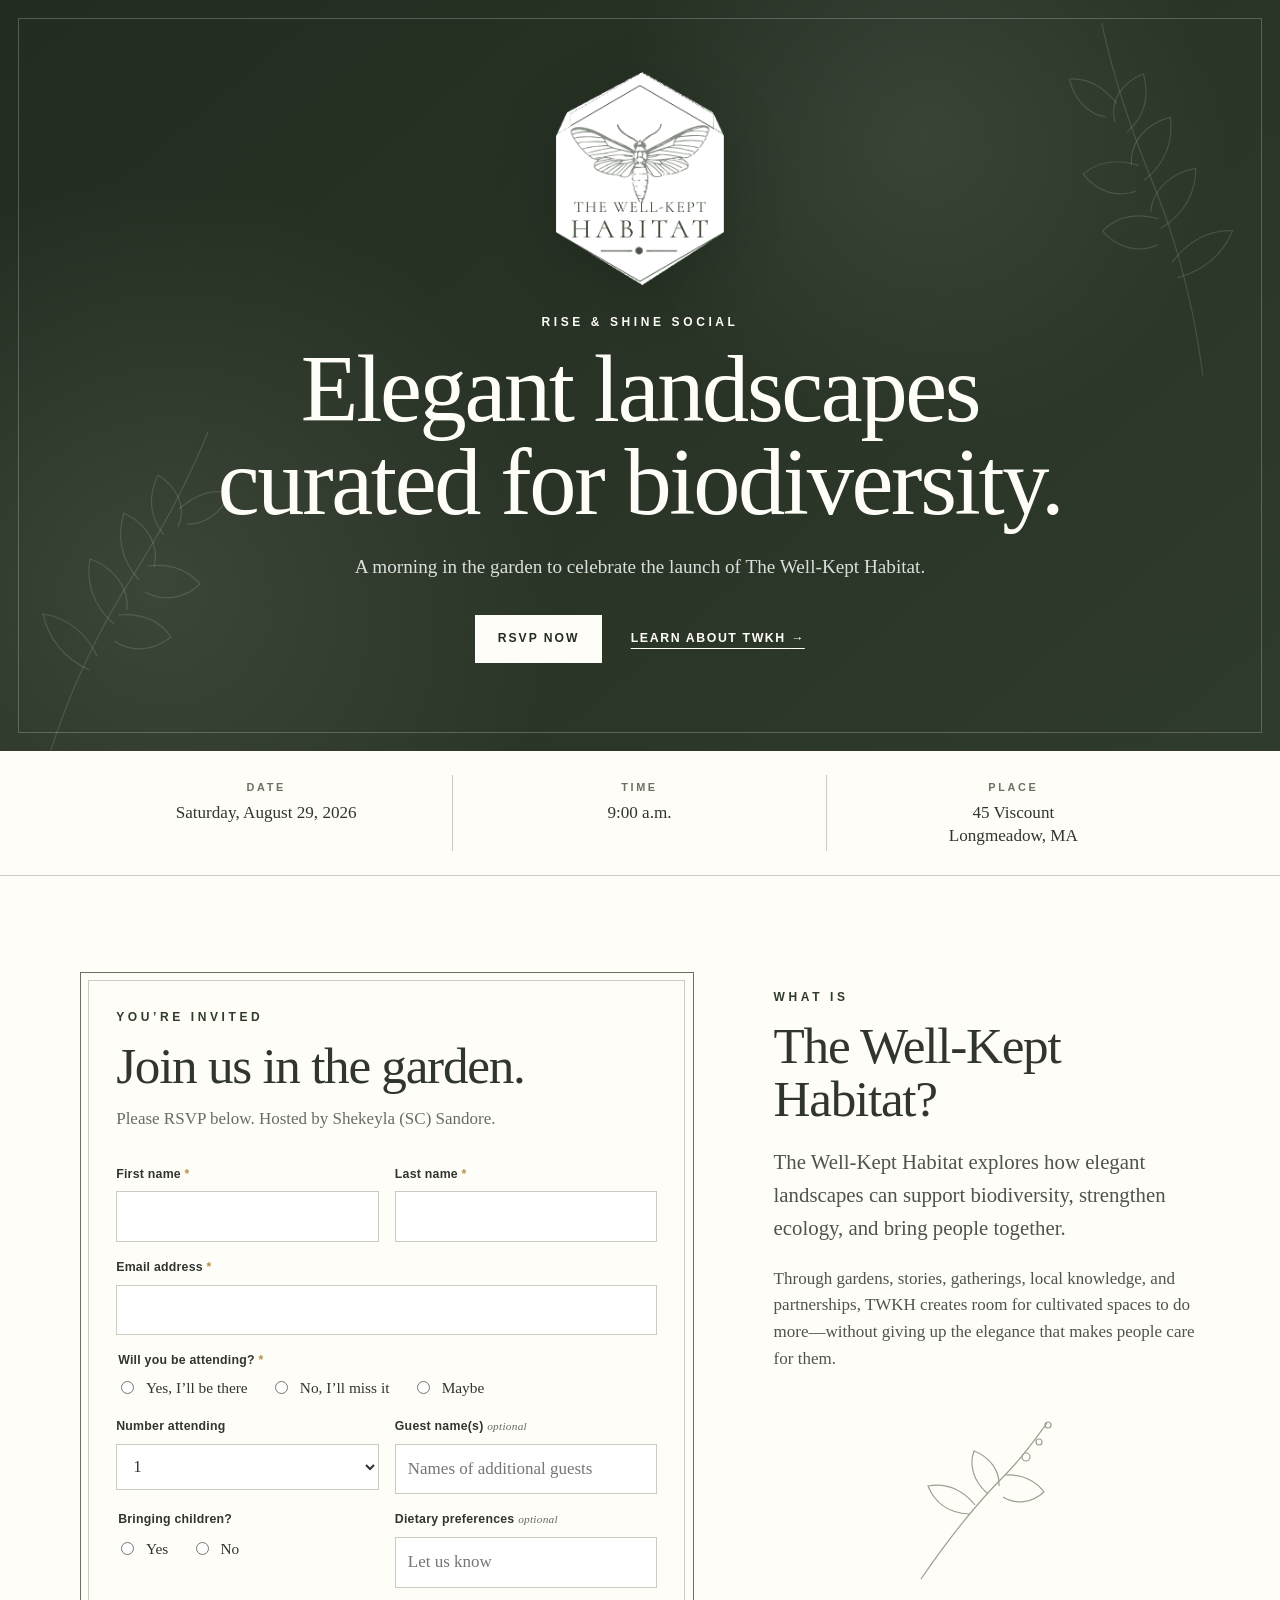
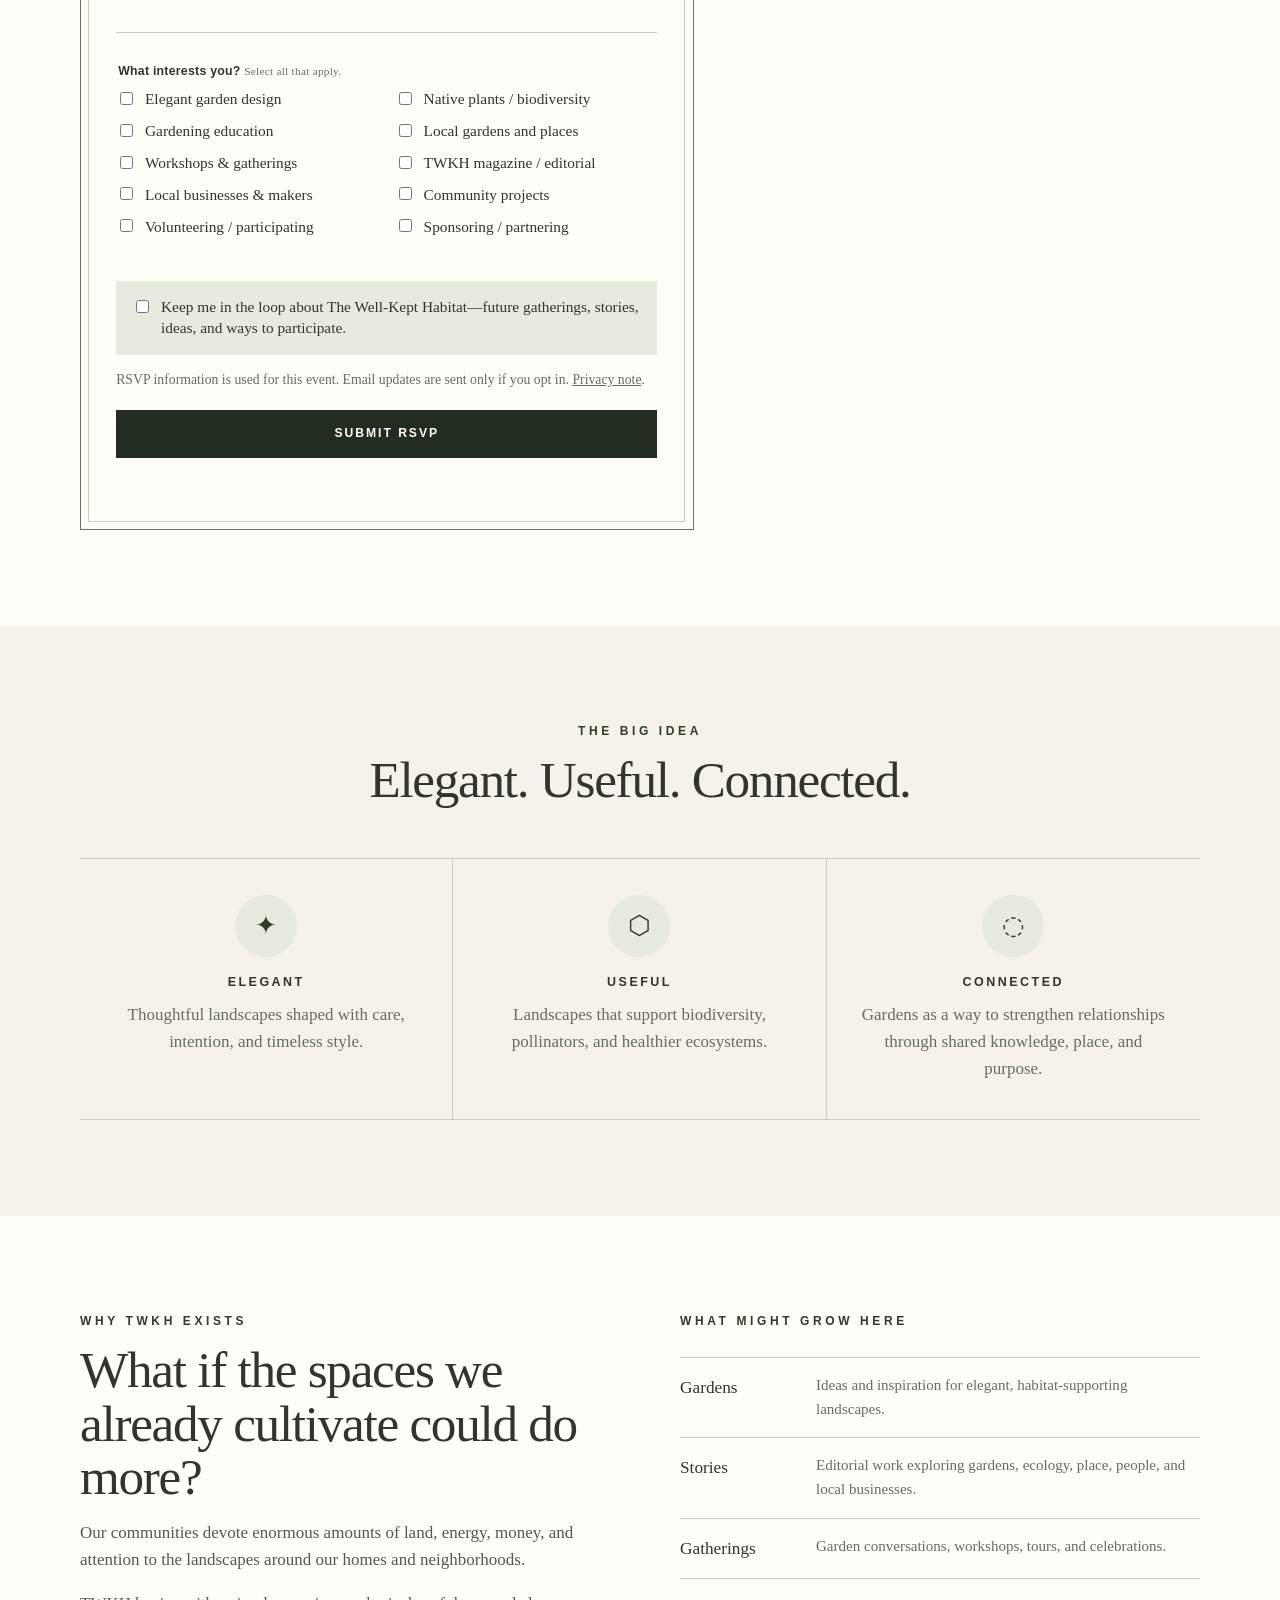
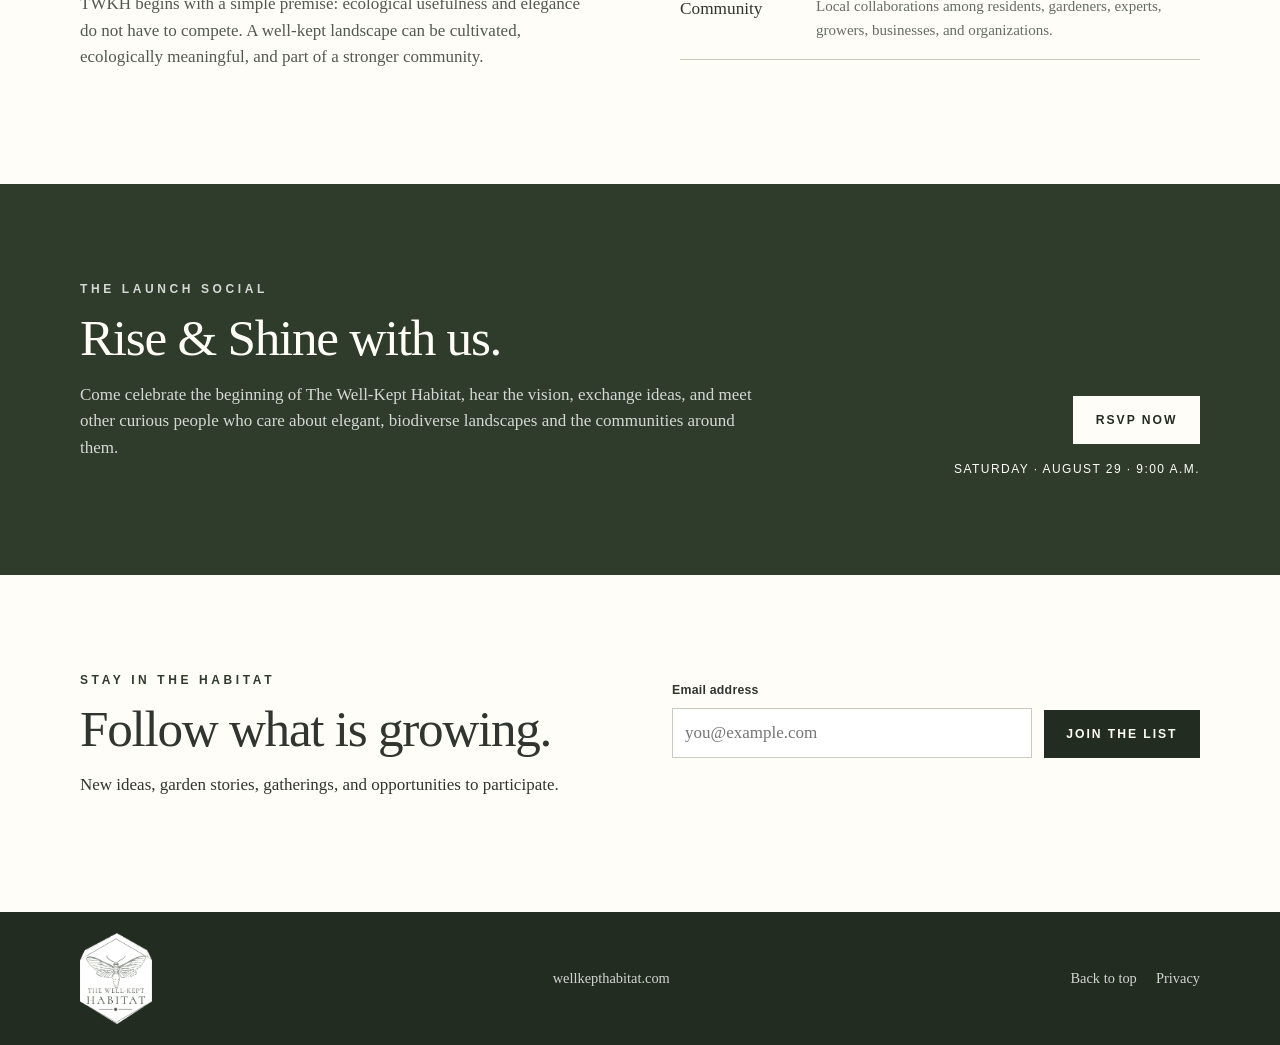
<file: index.html>
<!doctype html>
<html lang="en">
<head>
  <meta charset="utf-8">
  <meta name="viewport" content="width=device-width, initial-scale=1">
  <meta name="theme-color" content="#2f3b2b">
  <meta name="robots" content="noindex, nofollow">
  <title>Rise & Shine Social | The Well-Kept Habitat</title>
  <meta name="description" content="RSVP for The Well-Kept Habitat's Rise & Shine Social on Saturday, August 29, 2026.">
  <link rel="icon" type="image/png" href="assets/twkh-logo-dark.png">
  <link rel="stylesheet" href="styles.css">
</head>
<body>
  <a class="skip-link" href="#rsvp">Skip to RSVP</a>

  <header class="hero" id="top">
    <div class="hero-geometry" aria-hidden="true"></div>
    <svg class="hero-sprig hero-sprig-left" viewBox="0 0 220 360" aria-hidden="true">
      <path d="M28 346 C48 282 75 221 112 163 C142 115 166 72 189 16"/>
      <path d="M70 254 C43 241 29 220 24 198 C48 201 68 218 78 240"/>
      <path d="M95 208 C73 189 67 165 71 143 C94 151 110 171 108 194"/>
      <path d="M120 164 C101 143 98 119 105 97 C128 108 141 129 135 151"/>
      <path d="M145 119 C129 99 130 78 139 59 C158 71 168 91 159 111"/>
      <path d="M160 93 C177 78 195 73 211 77 C203 96 186 109 168 108"/>
      <path d="M128 150 C151 147 169 154 181 168 C165 183 144 186 126 176"/>
      <path d="M99 199 C123 197 141 205 152 221 C134 235 113 237 95 225"/>
    </svg>
    <svg class="hero-sprig hero-sprig-right" viewBox="0 0 220 360" aria-hidden="true">
      <path d="M28 346 C48 282 75 221 112 163 C142 115 166 72 189 16"/>
      <path d="M70 254 C43 241 29 220 24 198 C48 201 68 218 78 240"/>
      <path d="M95 208 C73 189 67 165 71 143 C94 151 110 171 108 194"/>
      <path d="M120 164 C101 143 98 119 105 97 C128 108 141 129 135 151"/>
      <path d="M145 119 C129 99 130 78 139 59 C158 71 168 91 159 111"/>
      <path d="M160 93 C177 78 195 73 211 77 C203 96 186 109 168 108"/>
      <path d="M128 150 C151 147 169 154 181 168 C165 183 144 186 126 176"/>
      <path d="M99 199 C123 197 141 205 152 221 C134 235 113 237 95 225"/>
    </svg>

    <div class="wrap hero-inner">
      <img class="hero-logo" src="assets/twkh-logo-light.png" alt="The Well-Kept Habitat">
      <p class="eyebrow">Rise &amp; Shine Social</p>
      <h1>Elegant landscapes<br>curated for biodiversity.</h1>
      <p class="hero-copy">A morning in the garden to celebrate the launch of The Well-Kept Habitat.</p>
      <div class="hero-actions">
        <a class="button button-light" href="#rsvp">RSVP now</a>
        <a class="text-link text-link-light" href="#about">Learn about TWKH <span aria-hidden="true">→</span></a>
      </div>
    </div>
  </header>

  <section class="event-bar" aria-label="Launch social details">
    <div class="wrap event-grid">
      <div class="event-detail">
        <span class="event-label">Date</span>
        <strong>Saturday, August 29, 2026</strong>
      </div>
      <div class="event-detail">
        <span class="event-label">Time</span>
        <strong>9:00 a.m.</strong>
      </div>
      <div class="event-detail">
        <span class="event-label">Place</span>
        <strong>45 Viscount<br>Longmeadow, MA</strong>
      </div>
    </div>
  </section>

  <main>
    <section class="section section-paper" id="rsvp">
      <div class="wrap intro-grid">
        <div class="framed-form">
          <div class="section-heading">
            <p class="eyebrow ink">You’re invited</p>
            <h2>Join us in the garden.</h2>
            <p>Please RSVP below. Hosted by Shekeyla (SC) Sandore.</p>
          </div>

          <form id="rsvp-form" novalidate>
            <div class="honeypot" aria-hidden="true">
              <label>Website <input type="text" name="website" tabindex="-1" autocomplete="off"></label>
            </div>

            <div class="field-grid two">
              <label class="field">
                <span>First name <b aria-hidden="true">*</b></span>
                <input name="firstName" autocomplete="given-name" maxlength="60" required>
              </label>
              <label class="field">
                <span>Last name <b aria-hidden="true">*</b></span>
                <input name="lastName" autocomplete="family-name" maxlength="60" required>
              </label>
            </div>

            <label class="field">
              <span>Email address <b aria-hidden="true">*</b></span>
              <input type="email" name="email" autocomplete="email" maxlength="160" required>
            </label>

            <fieldset class="fieldset">
              <legend>Will you be attending? <b aria-hidden="true">*</b></legend>
              <div class="choice-row">
                <label class="choice"><input type="radio" name="attending" value="yes" required> <span>Yes, I’ll be there</span></label>
                <label class="choice"><input type="radio" name="attending" value="no"> <span>No, I’ll miss it</span></label>
                <label class="choice"><input type="radio" name="attending" value="maybe"> <span>Maybe</span></label>
              </div>
            </fieldset>

            <div id="guest-details">
              <div class="field-grid two">
                <label class="field">
                  <span>Number attending</span>
                  <select name="partySize">
                    <option value="1">1</option>
                    <option value="2">2</option>
                    <option value="3">3</option>
                    <option value="4">4</option>
                    <option value="5">5</option>
                    <option value="6">6</option>
                    <option value="7">7</option>
                    <option value="8">8</option>
                  </select>
                </label>
                <label class="field">
                  <span>Guest name(s) <em>optional</em></span>
                  <input name="guestNames" maxlength="240" placeholder="Names of additional guests">
                </label>
              </div>

              <div class="field-grid two">
                <fieldset class="fieldset compact">
                  <legend>Bringing children?</legend>
                  <div class="choice-row compact-row">
                    <label class="choice"><input type="radio" name="children" value="yes"> <span>Yes</span></label>
                    <label class="choice"><input type="radio" name="children" value="no"> <span>No</span></label>
                  </div>
                </fieldset>
                <label class="field">
                  <span>Dietary preferences <em>optional</em></span>
                  <input name="dietaryNotes" maxlength="240" placeholder="Let us know">
                </label>
              </div>
            </div>

            <div class="form-divider"></div>

            <fieldset class="fieldset interests-fieldset">
              <legend>What interests you? <span class="legend-note">Select all that apply.</span></legend>
              <div class="interest-grid">
                <label class="choice"><input type="checkbox" name="interests" value="Elegant garden design"> <span>Elegant garden design</span></label>
                <label class="choice"><input type="checkbox" name="interests" value="Native plants / biodiversity"> <span>Native plants / biodiversity</span></label>
                <label class="choice"><input type="checkbox" name="interests" value="Gardening education"> <span>Gardening education</span></label>
                <label class="choice"><input type="checkbox" name="interests" value="Local gardens and places"> <span>Local gardens and places</span></label>
                <label class="choice"><input type="checkbox" name="interests" value="Workshops and gatherings"> <span>Workshops &amp; gatherings</span></label>
                <label class="choice"><input type="checkbox" name="interests" value="TWKH magazine / editorial"> <span>TWKH magazine / editorial</span></label>
                <label class="choice"><input type="checkbox" name="interests" value="Local businesses and makers"> <span>Local businesses &amp; makers</span></label>
                <label class="choice"><input type="checkbox" name="interests" value="Community projects"> <span>Community projects</span></label>
                <label class="choice"><input type="checkbox" name="interests" value="Volunteering / participating"> <span>Volunteering / participating</span></label>
                <label class="choice"><input type="checkbox" name="interests" value="Sponsoring / partnering"> <span>Sponsoring / partnering</span></label>
              </div>
            </fieldset>

            <label class="choice consent-choice">
              <input type="checkbox" name="emailOptIn" value="yes">
              <span>Keep me in the loop about The Well-Kept Habitat—future gatherings, stories, ideas, and ways to participate.</span>
            </label>

            <p class="privacy-note">RSVP information is used for this event. Email updates are sent only if you opt in. <a href="privacy.html">Privacy note</a>.</p>

            <button class="button button-dark submit-button" type="submit">Submit RSVP</button>
            <p class="form-status" id="rsvp-status" role="status" aria-live="polite"></p>
          </form>
        </div>

        <aside class="about-panel" id="about">
          <p class="eyebrow ink">What is</p>
          <h2>The Well-Kept Habitat?</h2>
          <p class="lead">The Well-Kept Habitat explores how elegant landscapes can support biodiversity, strengthen ecology, and bring people together.</p>
          <p>Through gardens, stories, gatherings, local knowledge, and partnerships, TWKH creates room for cultivated spaces to do more—without giving up the elegance that makes people care for them.</p>
          <div class="botanical-mark" aria-hidden="true">
            <svg viewBox="0 0 180 180">
              <path d="M24 166 C52 125 77 93 108 62 C126 44 139 25 150 10"/>
              <path d="M72 101 C50 100 37 88 31 73 C50 69 67 78 78 92"/>
              <path d="M91 81 C76 68 72 52 77 38 C93 44 103 58 102 73"/>
              <path d="M108 62 C125 61 139 68 147 79 C135 90 119 92 106 84"/>
              <circle cx="129" cy="44" r="4"/>
              <circle cx="142" cy="29" r="3"/>
              <circle cx="151" cy="12" r="3"/>
            </svg>
          </div>
        </aside>
      </div>
    </section>

    <section class="section big-idea">
      <div class="wrap">
        <div class="section-heading centered">
          <p class="eyebrow ink">The big idea</p>
          <h2>Elegant. Useful. Connected.</h2>
        </div>
        <div class="pillar-grid">
          <article class="pillar">
            <div class="pillar-icon botanical-icon" aria-hidden="true">✦</div>
            <h3>Elegant</h3>
            <p>Thoughtful landscapes shaped with care, intention, and timeless style.</p>
          </article>
          <article class="pillar">
            <div class="pillar-icon" aria-hidden="true">⬡</div>
            <h3>Useful</h3>
            <p>Landscapes that support biodiversity, pollinators, and healthier ecosystems.</p>
          </article>
          <article class="pillar">
            <div class="pillar-icon people-icon" aria-hidden="true">◌</div>
            <h3>Connected</h3>
            <p>Gardens as a way to strengthen relationships through shared knowledge, place, and purpose.</p>
          </article>
        </div>
      </div>
    </section>

    <section class="section section-paper">
      <div class="wrap story-grid">
        <article>
          <p class="eyebrow ink">Why TWKH exists</p>
          <h2>What if the spaces we already cultivate could do more?</h2>
          <p>Our communities devote enormous amounts of land, energy, money, and attention to the landscapes around our homes and neighborhoods.</p>
          <p>TWKH begins with a simple premise: ecological usefulness and elegance do not have to compete. A well-kept landscape can be cultivated, ecologically meaningful, and part of a stronger community.</p>
        </article>

        <article class="grow-panel">
          <p class="eyebrow ink">What might grow here</p>
          <div class="grow-list">
            <div><strong>Gardens</strong><span>Ideas and inspiration for elegant, habitat-supporting landscapes.</span></div>
            <div><strong>Stories</strong><span>Editorial work exploring gardens, ecology, place, people, and local businesses.</span></div>
            <div><strong>Gatherings</strong><span>Garden conversations, workshops, tours, and celebrations.</span></div>
            <div><strong>Community</strong><span>Local collaborations among residents, gardeners, experts, growers, businesses, and organizations.</span></div>
          </div>
        </article>
      </div>
    </section>

    <section class="section launch-band">
      <div class="wrap launch-band-grid">
        <div>
          <p class="eyebrow">The launch social</p>
          <h2>Rise &amp; Shine with us.</h2>
          <p>Come celebrate the beginning of The Well-Kept Habitat, hear the vision, exchange ideas, and meet other curious people who care about elegant, biodiverse landscapes and the communities around them.</p>
        </div>
        <div class="launch-actions">
          <a class="button button-light" href="#rsvp">RSVP now</a>
          <span>Saturday · August 29 · 9:00 a.m.</span>
        </div>
      </div>
    </section>

    <section class="section section-paper signup-section">
      <div class="wrap signup-grid">
        <div>
          <p class="eyebrow ink">Stay in the habitat</p>
          <h2>Follow what is growing.</h2>
          <p>New ideas, garden stories, gatherings, and opportunities to participate.</p>
        </div>
        <form id="subscribe-form" class="subscribe-form" novalidate>
          <div class="honeypot" aria-hidden="true">
            <label>Company <input type="text" name="company" tabindex="-1" autocomplete="off"></label>
          </div>
          <label class="field">
            <span>Email address</span>
            <input type="email" name="email" autocomplete="email" maxlength="160" required placeholder="you@example.com">
          </label>
          <button class="button button-dark" type="submit">Join the list</button>
          <p class="form-status" id="subscribe-status" role="status" aria-live="polite"></p>
        </form>
      </div>
    </section>
  </main>

  <footer class="footer">
    <div class="wrap footer-inner">
      <img src="assets/twkh-logo-light.png" alt="" aria-hidden="true">
      <span>wellkepthabitat.com</span>
      <div class="footer-links">
        <a href="#top">Back to top</a>
        <a href="privacy.html">Privacy</a>
      </div>
    </div>
  </footer>

  <a class="mobile-rsvp" href="#rsvp">RSVP</a>
  <script src="script.js" defer></script>
</body>
</html>
</file>
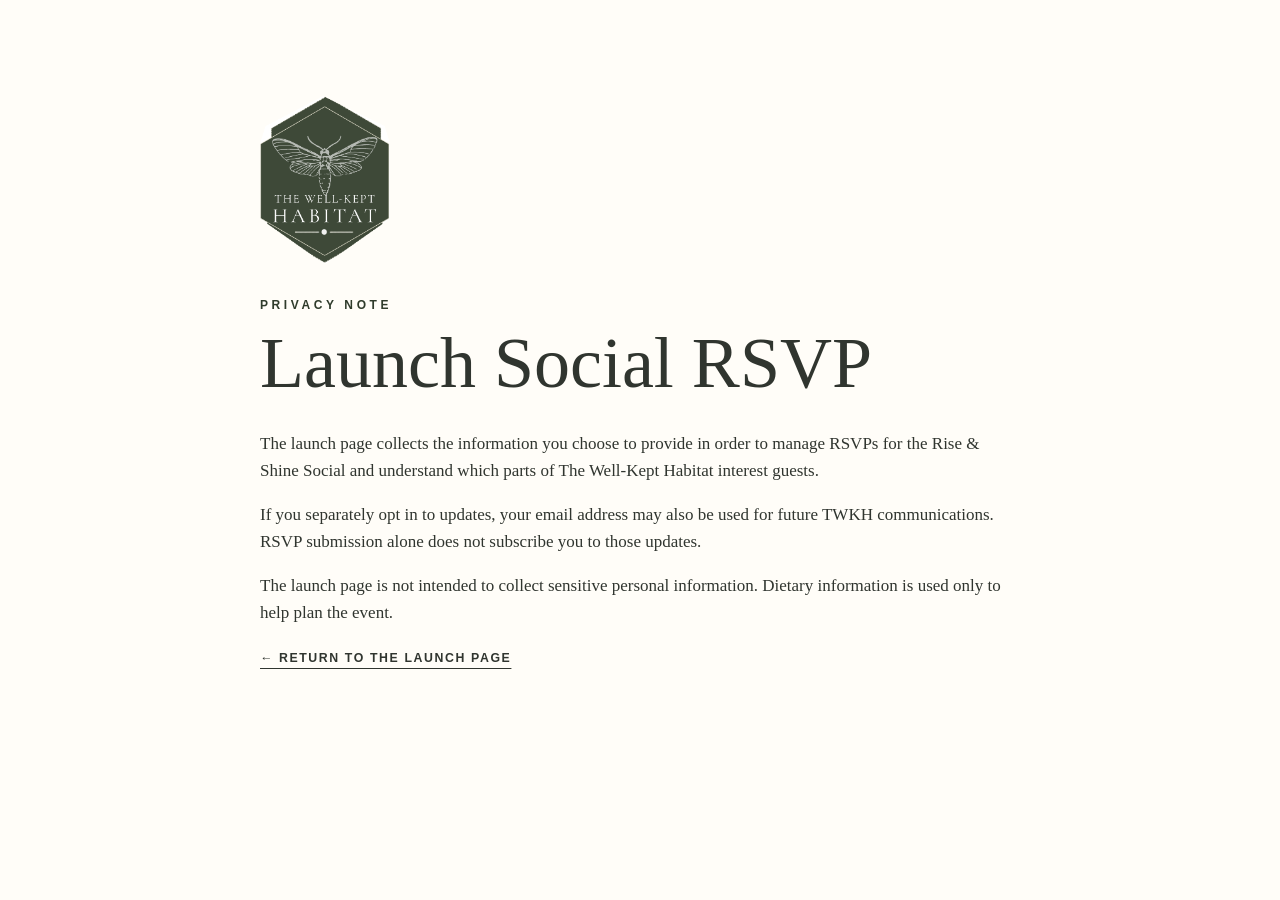
<file: privacy.html>
<!doctype html>
<html lang="en">
<head>
  <meta charset="utf-8">
  <meta name="viewport" content="width=device-width, initial-scale=1">
  <meta name="robots" content="noindex, nofollow">
  <title>Privacy | The Well-Kept Habitat</title>
  <link rel="stylesheet" href="styles.css">
</head>
<body>
  <main class="section section-paper" style="min-height:100vh">
    <div class="wrap" style="max-width:760px">
      <img src="assets/twkh-logo-dark.png" alt="The Well-Kept Habitat" style="width:130px;margin-bottom:2rem">
      <p class="eyebrow ink">Privacy note</p>
      <h1 style="font-family:var(--serif);font-weight:400;font-size:clamp(2.5rem,7vw,4.5rem);line-height:1;margin:0 0 2rem">Launch Social RSVP</h1>
      <p>The launch page collects the information you choose to provide in order to manage RSVPs for the Rise &amp; Shine Social and understand which parts of The Well-Kept Habitat interest guests.</p>
      <p>If you separately opt in to updates, your email address may also be used for future TWKH communications. RSVP submission alone does not subscribe you to those updates.</p>
      <p>The launch page is not intended to collect sensitive personal information. Dietary information is used only to help plan the event.</p>
      <p><a class="text-link" href="index.html">← Return to the launch page</a></p>
    </div>
  </main>
</body>
</html>
</file>
<file: styles.css>
:root {
  --forest: #2f3b2b;
  --forest-deep: #222c20;
  --olive: #69725f;
  --sage: #9aa08f;
  --sage-pale: #e7eadf;
  --paper: #fffdf8;
  --cream: #f5f2e9;
  --ink: #30352f;
  --muted: #666d63;
  --line: #c9cdbf;
  --gold: #b3924a;
  --white: #ffffff;
  --serif: "Baskerville", "Iowan Old Style", "Palatino Linotype", Georgia, serif;
  --sans: "Avenir Next", Avenir, "Helvetica Neue", Arial, sans-serif;
  --max: 1120px;
}

* { box-sizing: border-box; }
html { scroll-behavior: smooth; }
body {
  margin: 0;
  color: var(--ink);
  background: var(--cream);
  font-family: var(--serif);
  font-size: 17px;
  line-height: 1.58;
  -webkit-font-smoothing: antialiased;
}
img { max-width: 100%; display: block; }
a { color: inherit; }
button, input, select { font: inherit; }
button { cursor: pointer; }

.skip-link {
  position: absolute;
  left: 1rem;
  top: -4rem;
  z-index: 1000;
  background: var(--paper);
  color: var(--forest-deep);
  padding: .75rem 1rem;
  border: 1px solid var(--forest);
}
.skip-link:focus { top: 1rem; }

.wrap {
  width: min(calc(100% - 2rem), var(--max));
  margin-inline: auto;
}

.hero {
  position: relative;
  overflow: hidden;
  min-height: 690px;
  display: grid;
  place-items: center;
  color: var(--paper);
  background:
    radial-gradient(circle at 72% 18%, rgba(255,255,255,.08), transparent 28%),
    radial-gradient(circle at 12% 78%, rgba(154,160,143,.18), transparent 32%),
    linear-gradient(140deg, var(--forest-deep), var(--forest));
}
.hero::after {
  content: "";
  position: absolute;
  inset: 1.1rem;
  border: 1px solid rgba(255,255,255,.22);
  pointer-events: none;
}
.hero-geometry {
  position: absolute;
  width: 520px;
  height: 520px;
  right: -110px;
  top: 50%;
  transform: translateY(-50%) rotate(30deg);
  border: 1px solid rgba(255,255,255,.08);
  clip-path: polygon(25% 6.7%,75% 6.7%,100% 50%,75% 93.3%,25% 93.3%,0 50%);
}
.hero-inner {
  position: relative;
  z-index: 2;
  text-align: center;
  padding: 4.5rem 1rem 5.5rem;
}
.hero-logo {
  width: 168px;
  margin: 0 auto 1.7rem;
  filter: drop-shadow(0 12px 30px rgba(0,0,0,.16));
}
.hero h1,
.section h2 {
  font-family: var(--serif);
  font-weight: 400;
  letter-spacing: -.025em;
  margin: 0;
}
.hero h1 {
  font-size: clamp(3rem, 8vw, 5.9rem);
  line-height: .98;
  max-width: 920px;
  margin-inline: auto;
}
.eyebrow {
  margin: 0 0 .75rem;
  font-family: var(--sans);
  font-size: .75rem;
  font-weight: 600;
  letter-spacing: .3em;
  text-transform: uppercase;
}
.eyebrow.ink { color: var(--forest); }
.hero-copy {
  max-width: 650px;
  margin: 1.5rem auto 0;
  font-size: 1.2rem;
  color: rgba(255,255,255,.84);
}
.hero-actions {
  display: flex;
  align-items: center;
  justify-content: center;
  gap: 1.2rem 1.8rem;
  margin-top: 2rem;
  flex-wrap: wrap;
}
.button {
  display: inline-flex;
  align-items: center;
  justify-content: center;
  min-height: 48px;
  padding: .78rem 1.35rem;
  border: 1px solid transparent;
  border-radius: 0;
  font-family: var(--sans);
  font-size: .76rem;
  font-weight: 600;
  letter-spacing: .16em;
  text-transform: uppercase;
  text-decoration: none;
  transition: .18s ease;
}
.button-light {
  background: var(--paper);
  color: var(--forest-deep);
  border-color: var(--paper);
}
.button-light:hover { background: transparent; color: var(--paper); }
.button-dark {
  background: var(--forest-deep);
  color: var(--paper);
  border-color: var(--forest-deep);
}
.button-dark:hover { background: var(--forest); }
.text-link {
  font-family: var(--sans);
  font-size: .77rem;
  font-weight: 600;
  letter-spacing: .13em;
  text-transform: uppercase;
  text-underline-offset: .35rem;
}
.text-link-light { color: var(--paper); }

.hero-sprig {
  position: absolute;
  z-index: 1;
  width: 220px;
  fill: none;
  stroke: rgba(255,255,255,.13);
  stroke-width: 1.2;
}
.hero-sprig-left { left: 1.5%; bottom: -25px; }
.hero-sprig-right { right: 1.5%; top: 18px; transform: scaleX(-1) rotate(-10deg); }

.event-bar {
  background: var(--paper);
  border-bottom: 1px solid var(--line);
}
.event-grid {
  display: grid;
  grid-template-columns: repeat(3, 1fr);
  padding: 1.5rem 0;
}
.event-detail {
  text-align: center;
  padding: .25rem 1.5rem;
  border-right: 1px solid var(--line);
}
.event-detail:last-child { border-right: 0; }
.event-detail strong {
  display: block;
  font-weight: 400;
  font-size: 1.07rem;
  line-height: 1.35;
}
.event-label {
  display: block;
  margin-bottom: .3rem;
  color: var(--olive);
  font-family: var(--sans);
  font-size: .68rem;
  font-weight: 600;
  letter-spacing: .24em;
  text-transform: uppercase;
}

.section { padding: 6rem 0; }
.section-paper { background: var(--paper); }
.section-heading { margin-bottom: 2rem; }
.section-heading h2,
.section h2 { font-size: clamp(2.15rem, 4vw, 3.4rem); line-height: 1.04; }
.section-heading p:last-child { margin: .85rem 0 0; color: var(--muted); }
.section-heading.centered { text-align: center; max-width: 760px; margin: 0 auto 3.2rem; }

.intro-grid {
  display: grid;
  grid-template-columns: minmax(0, 1.18fr) minmax(300px, .82fr);
  gap: 5rem;
  align-items: start;
}
.framed-form {
  position: relative;
  padding: 2.2rem;
  border: 1px solid var(--olive);
  background: var(--paper);
}
.framed-form::before {
  content: "";
  position: absolute;
  inset: .45rem;
  border: 1px solid rgba(105,114,95,.35);
  pointer-events: none;
}
.framed-form > * { position: relative; z-index: 1; }

.field-grid { display: grid; gap: 1rem; }
.field-grid.two { grid-template-columns: repeat(2, minmax(0, 1fr)); }
.field { display: block; margin-bottom: 1rem; }
.field > span,
.fieldset legend {
  display: block;
  margin-bottom: .45rem;
  font-family: var(--sans);
  font-size: .77rem;
  font-weight: 600;
  letter-spacing: .02em;
}
.field em,
.legend-note {
  color: var(--muted);
  font-family: var(--serif);
  font-size: .92em;
  font-weight: 400;
}
.field b,
.fieldset b { color: var(--gold); }
input[type="text"],
input[type="email"],
input:not([type]),
select {
  width: 100%;
  min-height: 46px;
  border: 1px solid var(--line);
  border-radius: 0;
  background: #fff;
  color: var(--ink);
  padding: .68rem .75rem;
}
input:focus, select:focus, button:focus-visible, a:focus-visible {
  outline: 3px solid rgba(179,146,74,.32);
  outline-offset: 2px;
}
.fieldset { border: 0; padding: 0; margin: 0 0 1.15rem; }
.fieldset.compact { margin-top: 0; }
.choice-row {
  display: flex;
  flex-wrap: wrap;
  gap: .7rem 1.4rem;
}
.compact-row { margin-top: .15rem; }
.choice {
  display: inline-flex;
  align-items: flex-start;
  gap: .55rem;
  font-size: .96rem;
  line-height: 1.35;
}
.choice input { margin-top: .18rem; accent-color: var(--forest); }
.form-divider {
  height: 1px;
  background: var(--line);
  margin: 1.8rem 0;
}
.interest-grid {
  display: grid;
  grid-template-columns: repeat(2, minmax(0, 1fr));
  gap: .7rem 1rem;
}
.consent-choice {
  margin: 1.6rem 0 .9rem;
  padding: 1rem;
  background: var(--sage-pale);
}
.privacy-note {
  margin: 0 0 1.2rem;
  color: var(--muted);
  font-size: .86rem;
}
.submit-button { width: 100%; }
.form-status {
  min-height: 1.5rem;
  margin: .75rem 0 0;
  color: var(--forest);
  font-family: var(--sans);
  font-size: .88rem;
}
.form-status.error { color: #7e3026; }
.honeypot {
  position: absolute !important;
  left: -10000px !important;
  width: 1px !important;
  height: 1px !important;
  overflow: hidden !important;
}

.about-panel { padding-top: 1rem; }
.about-panel .lead { font-size: 1.3rem; }
.about-panel p { color: #4d544c; }
.botanical-mark {
  width: 180px;
  margin: 2.5rem auto 0;
  color: var(--sage);
}
.botanical-mark svg { width: 100%; fill: none; stroke: currentColor; stroke-width: 1.2; }

.big-idea { background: var(--cream); }
.pillar-grid {
  display: grid;
  grid-template-columns: repeat(3, 1fr);
  gap: 0;
  border-top: 1px solid var(--line);
  border-bottom: 1px solid var(--line);
}
.pillar {
  text-align: center;
  padding: 2.3rem 2rem;
  border-right: 1px solid var(--line);
}
.pillar:last-child { border-right: 0; }
.pillar-icon {
  width: 62px;
  height: 62px;
  margin: 0 auto 1rem;
  display: grid;
  place-items: center;
  border-radius: 50%;
  background: var(--sage-pale);
  color: var(--forest);
  font-size: 1.6rem;
}
.pillar h3 {
  margin: 0 0 .55rem;
  font-family: var(--sans);
  font-size: .78rem;
  letter-spacing: .2em;
  text-transform: uppercase;
}
.pillar p { margin: 0; color: var(--muted); }

.story-grid {
  display: grid;
  grid-template-columns: repeat(2, minmax(0,1fr));
  gap: 5rem;
}
.story-grid article > p:not(.eyebrow) { color: #525950; }
.grow-list { margin-top: 1.6rem; border-top: 1px solid var(--line); }
.grow-list > div {
  display: grid;
  grid-template-columns: 120px 1fr;
  gap: 1rem;
  padding: 1rem 0;
  border-bottom: 1px solid var(--line);
}
.grow-list strong { font-weight: 400; font-size: 1.08rem; }
.grow-list span { color: var(--muted); font-size: .94rem; }

.launch-band {
  background: var(--forest);
  color: var(--paper);
}
.launch-band-grid {
  display: grid;
  grid-template-columns: 1.3fr .7fr;
  gap: 4rem;
  align-items: end;
}
.launch-band p { color: rgba(255,255,255,.8); }
.launch-actions { text-align: right; }
.launch-actions span {
  display: block;
  margin-top: 1rem;
  font-family: var(--sans);
  font-size: .75rem;
  letter-spacing: .12em;
  text-transform: uppercase;
}

.signup-grid {
  display: grid;
  grid-template-columns: 1fr 1fr;
  gap: 4rem;
  align-items: center;
}
.subscribe-form {
  display: grid;
  grid-template-columns: 1fr auto;
  gap: .75rem;
  align-items: end;
}
.subscribe-form .field { margin: 0; }
.subscribe-form .form-status { grid-column: 1 / -1; }

.footer {
  background: var(--forest-deep);
  color: rgba(255,255,255,.8);
  padding: 1.3rem 0;
}
.footer-inner {
  display: flex;
  align-items: center;
  justify-content: space-between;
  gap: 1.2rem;
  font-size: .9rem;
}
.footer img { width: 72px; }
.footer-links { display: flex; gap: 1.2rem; }
.footer a { text-decoration: none; }
.footer a:hover { text-decoration: underline; }
.mobile-rsvp { display: none; }

@media (max-width: 880px) {
  .hero { min-height: 620px; }
  .hero h1 { font-size: clamp(3rem, 11vw, 4.7rem); }
  .intro-grid,
  .story-grid,
  .launch-band-grid,
  .signup-grid { grid-template-columns: 1fr; gap: 3rem; }
  .about-panel { padding-top: 0; }
  .pillar-grid { grid-template-columns: 1fr; }
  .pillar { border-right: 0; border-bottom: 1px solid var(--line); }
  .pillar:last-child { border-bottom: 0; }
  .launch-actions { text-align: left; }
}

@media (max-width: 640px) {
  body { font-size: 16px; padding-bottom: 64px; }
  .wrap { width: min(calc(100% - 1.25rem), var(--max)); }
  .hero { min-height: 560px; }
  .hero::after { inset: .55rem; }
  .hero-inner { padding: 3rem .35rem 4rem; }
  .hero-logo { width: 136px; }
  .hero h1 { font-size: clamp(2.75rem, 13vw, 4rem); }
  .hero-copy { font-size: 1.04rem; }
  .hero-sprig { opacity: .55; width: 160px; }
  .hero-sprig-left { left: -65px; }
  .hero-sprig-right { right: -65px; }
  .event-grid { grid-template-columns: 1fr; padding: .8rem 0; }
  .event-detail { border-right: 0; border-bottom: 1px solid var(--line); padding: .8rem .25rem; }
  .event-detail:last-child { border-bottom: 0; }
  .section { padding: 4rem 0; }
  .framed-form { padding: 1.35rem; }
  .field-grid.two,
  .interest-grid { grid-template-columns: 1fr; }
  .choice-row { flex-direction: column; gap: .65rem; }
  .compact-row { flex-direction: row; }
  .grow-list > div { grid-template-columns: 1fr; gap: .2rem; }
  .subscribe-form { grid-template-columns: 1fr; }
  .footer-inner { flex-wrap: wrap; justify-content: center; text-align: center; }
  .footer img { width: 62px; }
  .footer-links { width: 100%; justify-content: center; }
  .mobile-rsvp {
    display: flex;
    position: fixed;
    z-index: 40;
    left: .65rem;
    right: .65rem;
    bottom: .65rem;
    min-height: 48px;
    align-items: center;
    justify-content: center;
    background: var(--forest-deep);
    color: var(--paper);
    border: 1px solid rgba(255,255,255,.35);
    font-family: var(--sans);
    font-size: .78rem;
    font-weight: 600;
    letter-spacing: .16em;
    text-transform: uppercase;
    text-decoration: none;
  }
}

@media (prefers-reduced-motion: reduce) {
  html { scroll-behavior: auto; }
  * { transition: none !important; }
}
</file>
